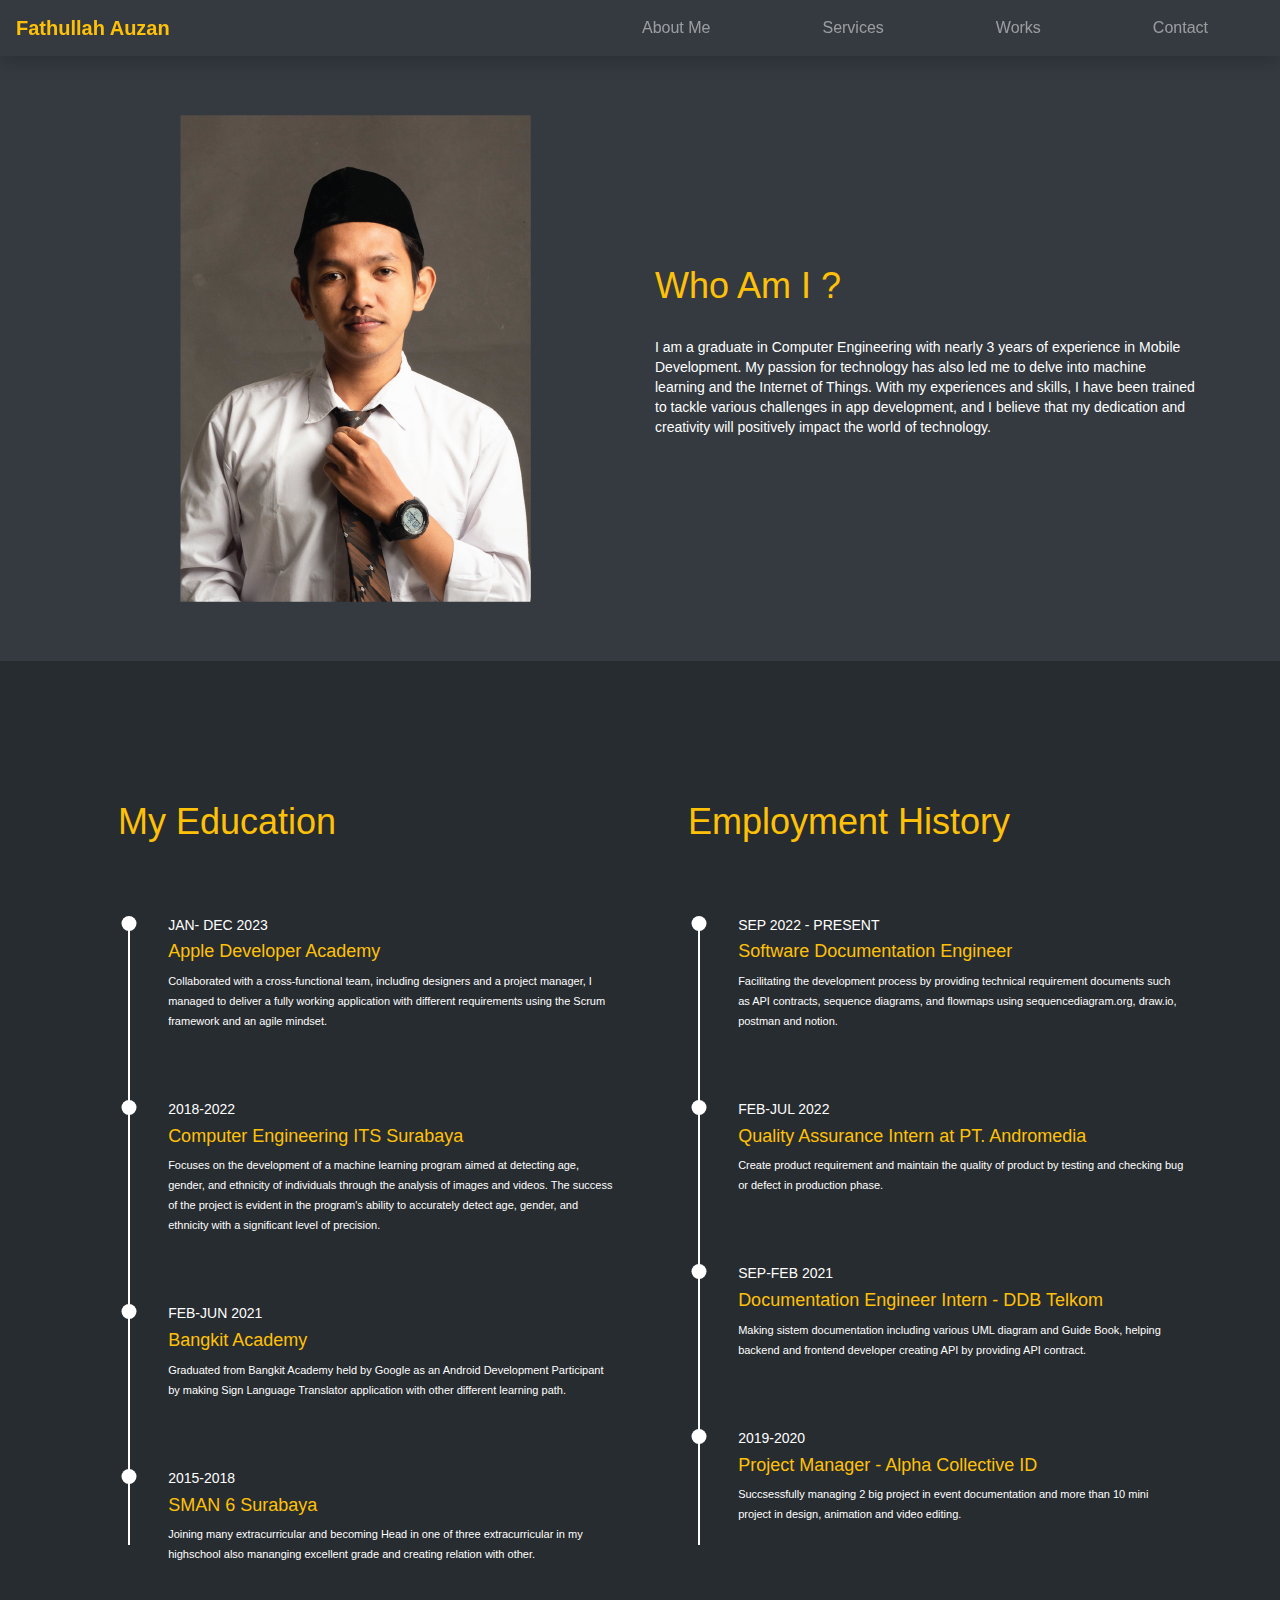
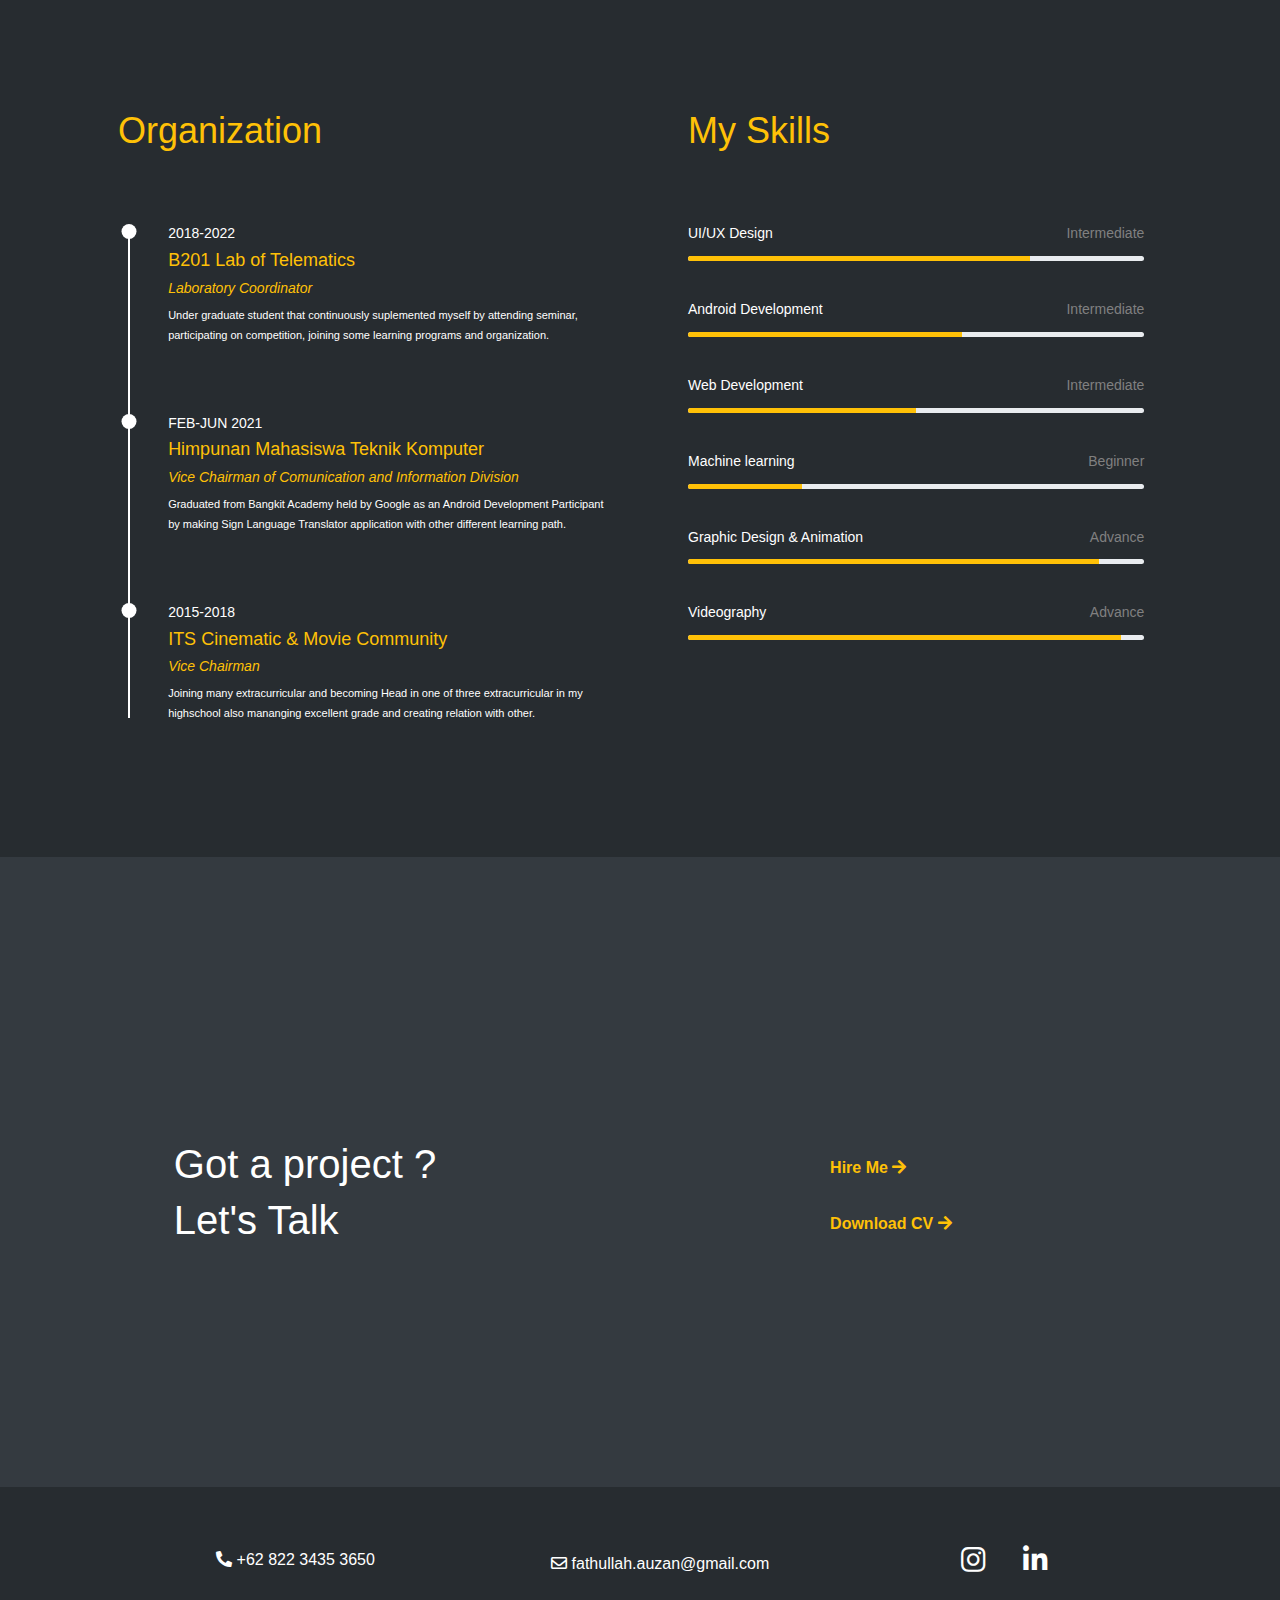
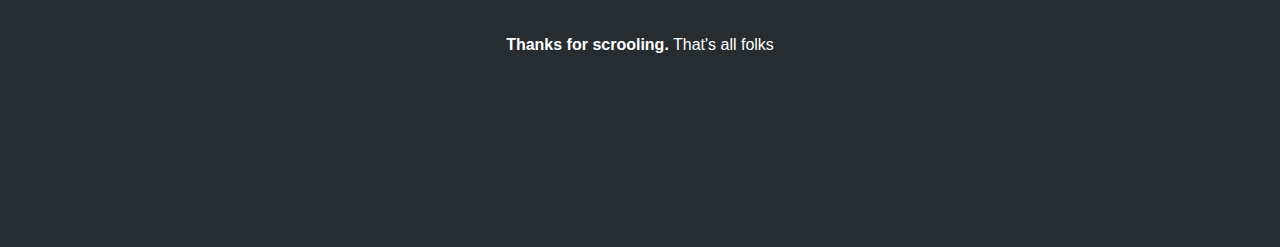
<file: about.html>
<html>
  <head>
    <title>Auzan's Portofolio</title>
    <meta name="viewport" content="width=device-width, initial-scale=1" />
    <link rel="stylesheet" href="assets/css/fontawesome.min.css" />
    <link rel="stylesheet" href="assets/css/bootstrap.css" />
    <link rel="stylesheet" href="assets/css/main.css" />
  </head>
  <body>
    <!-- NavBar -->
    <nav class="navbar shadow sticky-top navbar-expand-lg navbar-dark bg-dark">
      <a class="navbar-brand text-warning font-weight-bold" href="index.html">Fathullah Auzan</a>
      <button
        class="navbar-toggler"
        type="button"
        data-toggle="collapse"
        data-target="#mainNavbar"
      >
        <span class="navbar-toggler-icon"></span>
      </button>

      <div class="collapse navbar-collapse" id="mainNavbar">
        <ul class="navbar-nav ml-auto">
          <li class="nav-item mx-5 align-self-center">
            <a class="nav-link" href="about.html">About Me</a>
          </li>
          <li class="nav-item mx-5 align-self-center">
            <a class="nav-link" href="service.html">Services</a>
          </li>
          <li class="nav-item mx-5 align-self-center">
            <a class="nav-link" href="#">Works</a>
          </li>
          <li class="nav-item mx-5 align-self-center">
            <a class="nav-link" href="#">Contact</a>
          </li>
        </ul>
      </div>
    </nav>
    <!-- end of NavBar -->

    <div class="container-fluid p-0">
      <!-- Header -->
      <section class="site-banner">
        <div class="container">
            <div class="row">
                <div class="col-lg-6 col-md-12 image-banner d-flex justify-content-center">
                    <img class="img-fluid rounded float-end image-banner" src="img/andan.png" alt="Fathullah's Image">
                </div>
                <div class="col-lg-6 col-md-12 d-flex align-items-center">
                    <div>
                        <h1 class="text-warning"> Who Am I ?</h3>
                        <p>I am a graduate in Computer Engineering with nearly 3 years of experience in Mobile Development. 
                          My passion for technology has also led me to delve into machine learning and the Internet of Things. 
                          With my experiences and skills, I have been trained to tackle various challenges in app development, 
                          and I believe that my dedication and creativity will positively impact the world of technology.
                        </p>
                    </div>
                </div>
            </div>
        </div>
      </section>
      <!-- end of Header -->

      <!-- experiences -->
      <section class="site-experience main-background d-flex justify-content-center">
        <div class="container">
          <!--First-->
          <div class="row">
            <div class="col-lg-6 col-md-12 pl-xl-5 mt-4">
              <h1 class="text-warning title mb-5">My Education</h1>
              <div class="timeline">
                <ul>
                  <li>
                    <div>
                      <h2>JAN- DEC 2023</h2>
                      <h1 class="text-warning h5">Apple Developer Academy</h1>
                      <h3 class="small">Collaborated with a cross-functional team, including designers and a project manager, I 
                        managed to deliver a fully working application with different requirements using the Scrum framework and 
                        an agile mindset.
                      </h3>
                    </div>
                  </li>
                  <li>
                    <div>
                      <h2>2018-2022</h2>
                      <h1 class="text-warning h5">Computer Engineering ITS Surabaya</h1>
                      <h3 class="small">Focuses on the development of a machine learning program aimed at detecting age, 
                        gender, and ethnicity of individuals through the analysis of images and videos. The success of the 
                        project is evident in the program's ability to accurately detect age, gender, and ethnicity with a significant level of precision.
                      </h3>
                    </div>
                  </li>
                  <li>
                    <div>
                      <h2>FEB-JUN 2021</h2>
                      <h1 class="text-warning h5">Bangkit Academy</h1>
                      <h3 class="small">Graduated from Bangkit Academy held by Google as an Android Development Participant 
                        by making Sign Language Translator application with other different learning path.
                      </h3>
                    </div>
                  </li>
                  <li>
                    <div>
                      <h2>2015-2018</h2>
                      <h1 class="text-warning h5">SMAN 6 Surabaya</h1>
                      <h3 class="small">Joining many extracurricular and becoming Head in one of three extracurricular in my highschool
                        also mananging excellent grade and creating relation with other.
                      </h3>
                    </div>
                  </li>
                </ul>
              </div>
            </div>

            <div class="col-lg-6 col-md-12 pl-xl-5 mt-4">
              <h1 class="text-warning title mb-5">Employment History</h1>
              <div class="timeline">
                <ul>
                  <li>
                    <div>
                      <h2>SEP 2022 - PRESENT</h2>
                      <h1 class="text-warning h5">Software Documentation Engineer</h1>
                      <h3 class="small">Facilitating the development process by providing technical requirement documents such 
                        as API contracts, sequence diagrams, and flowmaps using sequencediagram.org, draw.io, postman and notion.
                      </h3>
                    </div>
                  </li>
                  <li>
                    <div>
                      <h2>FEB-JUL 2022</h2>
                      <h1 class="text-warning h5">Quality Assurance Intern at PT. Andromedia</h1>
                      <h3 class="small">Create product requirement and maintain the quality of product 
                        by testing and checking bug or defect in production phase.
                      </h3>
                    </div>
                  </li>
                  <li>
                    <div>
                      <h2>SEP-FEB 2021</h2>
                      <h1 class="text-warning h5">Documentation Engineer Intern - DDB Telkom</h1>
                      <h3 class="small">Making sistem documentation including various UML diagram and Guide Book,
                        helping backend and frontend developer creating API by providing API contract.
                      </h3>
                    </div>
                  </li>
                  <li>
                    <div>
                      <h2>2019-2020</h2>
                      <h1 class="text-warning h5">Project Manager - Alpha Collective ID</h1>
                      <h3 class="small">Succsessfully managing 2 big project in event documentation and more than 10 mini project
                        in design, animation and video editing.
                      </h3>
                    </div>
                  </li>
                </ul>
              </div>
            </div>        
          </div>
          <!--End of First-->

          <!--Second-->
          <div class="row">
            <div class="col-lg-6 col-md-12 pl-xl-5 mt-4">
              <h1 class="text-warning title mb-5">Organization</h1>
              <div class="timeline-org">
                <ul>
                  <li>
                    <div>
                      <h2>2018-2022</h2>
                      <h1 class="text-warning h5">B201 Lab of Telematics</h1>
                      <h2 class="text-warning job">Laboratory Coordinator</h2>
                      <h3 class="small">Under graduate student that continuously suplemented myself by attending seminar, 
                        participating on competition, joining some learning programs and organization.
                      </h3>
                    </div>
                  </li>
                  <li>
                    <div>
                      <h2>FEB-JUN 2021</h2>
                      <h1 class="text-warning h5">Himpunan Mahasiswa Teknik Komputer</h1>
                      <h2 class="text-warning job">Vice Chairman of Comunication and Information Division</h2>
                      <h3 class="small">Graduated from Bangkit Academy held by Google as an Android Development Participant 
                        by making Sign Language Translator application with other different learning path.
                      </h3>
                    </div>
                  </li>
                  <li>
                    <div>
                      <h2>2015-2018</h2>
                      <h1 class="text-warning h5">ITS Cinematic & Movie Community</h1>
                      <h2 class="text-warning job">Vice Chairman</h2>
                      <h3 class="small">Joining many extracurricular and becoming Head in one of three extracurricular in my highschool
                        also mananging excellent grade and creating relation with other.
                      </h3>
                    </div>
                  </li>
                </ul>
              </div>
            </div>

            <div class="col-lg-6 col-md-12 pl-xl-5 mt-4">
              <h1 class="text-warning title mb-5">My Skills</h1>
              <div class="skills">
                <div class="d-flex flex-row justify-content-between">
                  <h2>UI/UX Design</h2>
                  <h2 style="color: gray;">Intermediate</h2>
                </div>
                <div class="progress" style="height: 5px;">
                  <div class="progress-bar bg-warning" style="width: 75%"></div>
                </div>
                <div class="d-flex flex-row justify-content-between">
                  <h2>Android Development</h2>
                  <h2 style="color: gray;">Intermediate</h2>
                </div>
                <div class="progress" style="height: 5px;">
                  <div class="progress-bar bg-warning" style="width: 60%"></div>
                </div>
                <div class="d-flex flex-row justify-content-between">
                  <h2>Web Development</h2>
                  <h2 style="color: gray;">Intermediate</h2>
                </div>
                <div class="progress" style="height: 5px;">
                  <div class="progress-bar bg-warning" style="width: 50%"></div>
                </div>
                <div class="d-flex flex-row justify-content-between">
                  <h2>Machine learning</h2>
                  <h2 style="color: gray;">Beginner</h2>
                </div>
                <div class="progress" style="height: 5px;">
                  <div class="progress-bar bg-warning" style="width: 25%"></div>
                </div>
                <div class="d-flex flex-row justify-content-between">
                  <h2>Graphic Design & Animation</h2>
                  <h2 style="color: gray;">Advance</h2>
                </div>
                <div class="progress" style="height: 5px;">
                  <div class="progress-bar bg-warning" style="width: 90%"></div>
                </div>
                <div class="d-flex flex-row justify-content-between">
                  <h2>Videography</h2>
                  <h2 style="color: gray;">Advance</h2>
                </div>
                <div class="progress" style="height: 5px;">
                  <div class="progress-bar bg-warning" style="width: 95%"></div>
                </div>
              </div>
            </div>        
          </div>
          <!--End of Second-->
        </div>
      </section>
      <!-- end of experiences -->

      <!-- CV -->
      <section class="d-flex main-section">
        <div class="row my-auto w-100">
          <div class="col-lg-6 col-md-12 d-flex justify-content-center">
            <div class="px-3 mt-5">
              <div class="h1">Got a project ?</div>
              <div class="h1">Let's Talk</div>
            </div>
          </div>
          <div class="col-lg-6 col-md-12 mt-3 d-flex justify-content-center">
            <div class="row">
              <a href="#" class="px-3 mt-5 col-lg-12 font-weight-bold text-warning">
                Hire Me
                <span><i class="fas fa-arrow-right"></i></span>
              </a>
              <a href="assets/cv.pdf" download="Fathullah CV" class="px-3 mt-3 col-lg-12 font-weight-bold text-warning">
                Download CV
                <span><i class="fas fa-arrow-right"></i></span>
              </a>
            </div>
          </div>
        </div>
      </section>
      <!-- end of CV -->

      <!-- footer -->
      <footer class="main-background footer px-3 pt-5">
        <div class="content-fills w-100 mx-auto">
          <div
            class="d-flex flex-column flex-md-row align-items-center justify-content-md-around"
          >
            <div>
              <span><i class="fas fa-phone-alt"></i></span>
              +62 822 3435 3650
            </div>

            <div class="mt-2">
              <span><i class="far fa-envelope"></i></span>
              fathullah.auzan@gmail.com
            </div>

            <div class="mt-2">
              <span><i>
                <a href="https://www.instagram.com/andanfathullah/" target="_blank" class="fab fa-instagram h3 mx-3 text-white">
                </a>
              </i></span>
              <span><i>
                <a href="https://www.linkedin.com/in/fathullah-auzan-639b84147/" target="_blank" class="fab fa-linkedin-in h3 mx-3 text-white">
                </a>
              </i></span>
            </div>
          </div>

          <div class="mt-5 text-center">
            <b>Thanks for scrooling.</b> That's all folks
          </div>
        </div>
      </footer>
      <!-- end of footer -->
    </div>

    <script src="assets/js/jquery-3.5.1.slim.min.js"></script>
    <script src="assets/js/bootstrap.bundle.min.js"></script>
  </body>
</html>
</file>
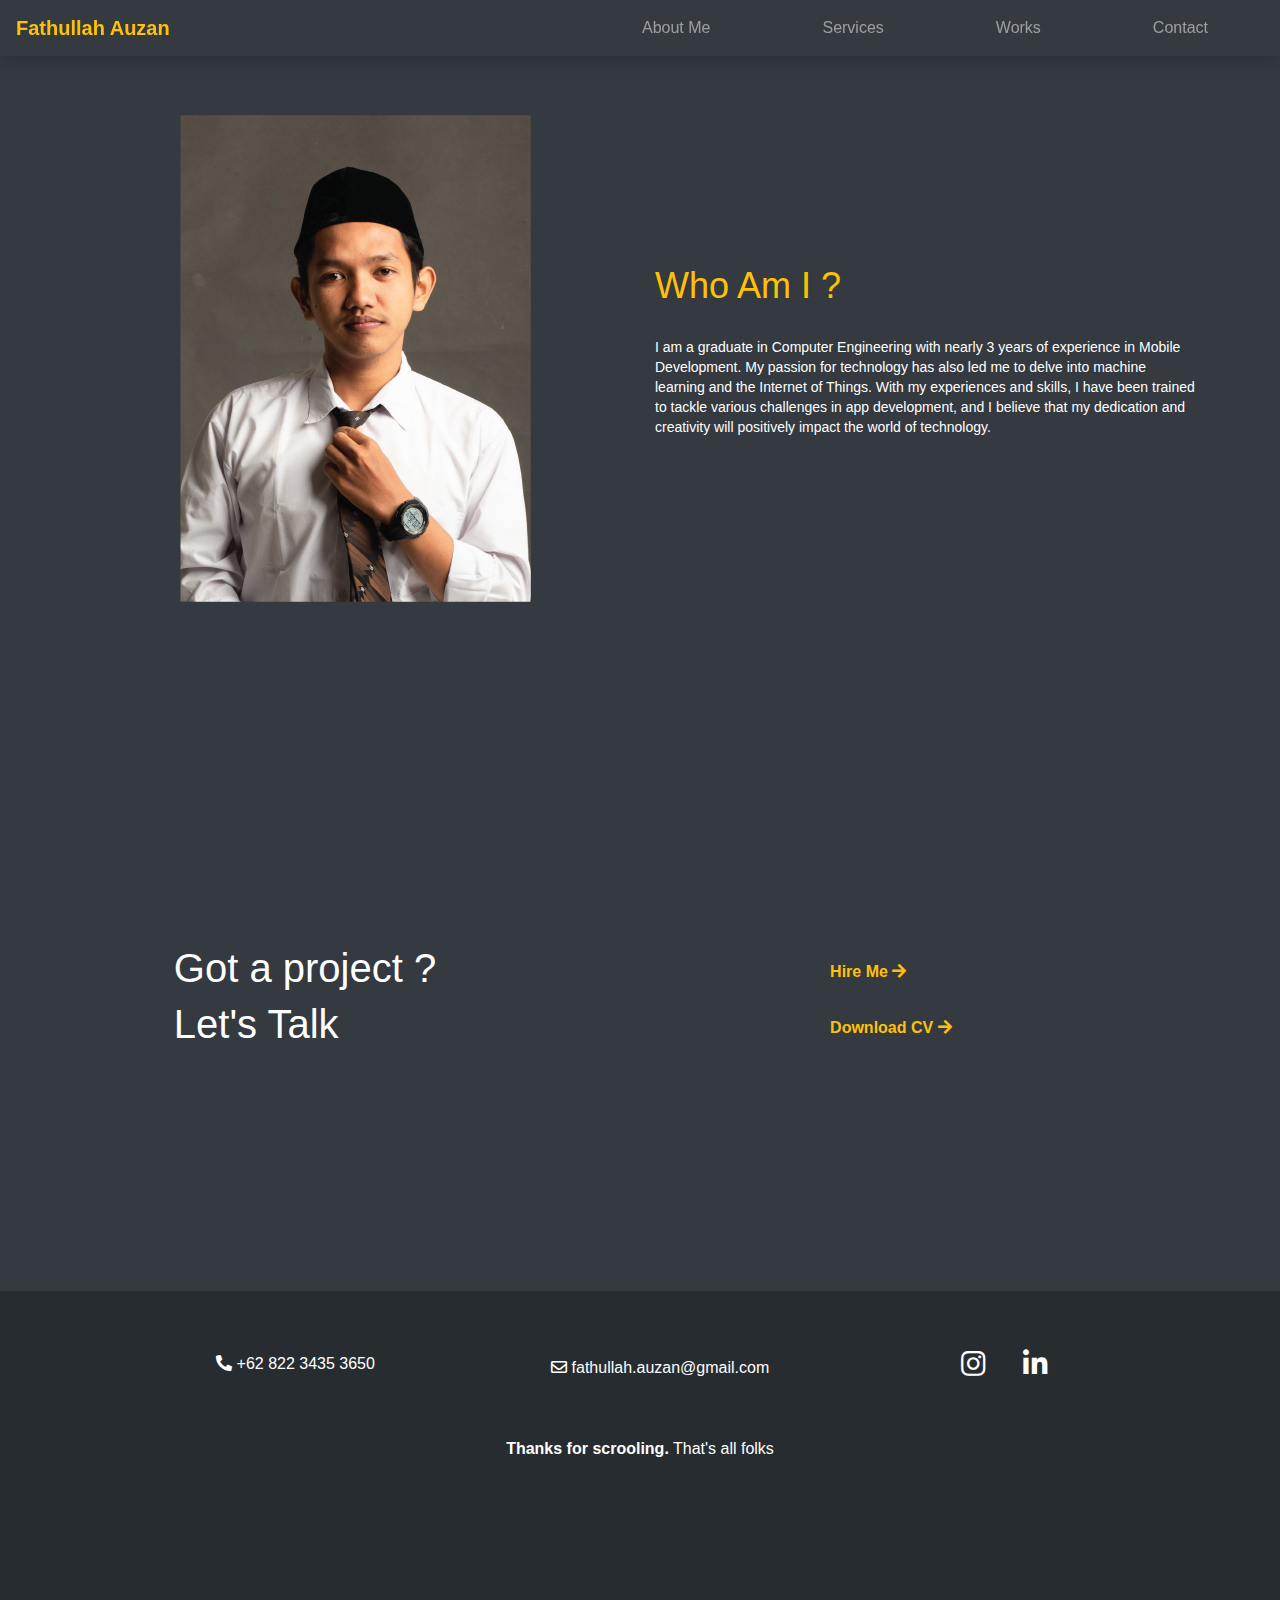
<file: ProjectDetail.html>
<html>
  <head>
    <title>Auzan's Portofolio</title>
    <meta name="viewport" content="width=device-width, initial-scale=1" />
    <link rel="stylesheet" href="assets/css/fontawesome.min.css" />
    <link rel="stylesheet" href="assets/css/bootstrap.css" />
    <link rel="stylesheet" href="assets/css/main.css" />
  </head>
  <body>
    <!-- NavBar -->
    <nav class="navbar shadow sticky-top navbar-expand-lg navbar-dark bg-dark">
      <a class="navbar-brand text-warning font-weight-bold" href="index.html">Fathullah Auzan</a>
      <button
        class="navbar-toggler"
        type="button"
        data-toggle="collapse"
        data-target="#mainNavbar"
      >
        <span class="navbar-toggler-icon"></span>
      </button>

      <div class="collapse navbar-collapse" id="mainNavbar">
        <ul class="navbar-nav ml-auto">
          <li class="nav-item mx-5 align-self-center">
            <a class="nav-link" href="about.html">About Me</a>
          </li>
          <li class="nav-item mx-5 align-self-center">
            <a class="nav-link" href="service.html">Services</a>
          </li>
          <li class="nav-item mx-5 align-self-center">
            <a class="nav-link" href="#">Works</a>
          </li>
          <li class="nav-item mx-5 align-self-center">
            <a class="nav-link" href="#">Contact</a>
          </li>
        </ul>
      </div>
    </nav>
    <!-- end of NavBar -->

    <div class="container-fluid p-0">
      <!-- Header -->
      <section class="site-banner">
        <div class="container">
            <div class="row">
                <div class="col-lg-6 col-md-12 image-banner d-flex justify-content-center">
                    <img class="img-fluid rounded float-end image-banner" src="img/andan.png" alt="Fathullah's Image">
                </div>
                <div class="col-lg-6 col-md-12 d-flex align-items-center">
                    <div>
                        <h1 class="text-warning"> Who Am I ?</h3>
                        <p>I am a graduate in Computer Engineering with nearly 3 years of experience in Mobile Development. 
                          My passion for technology has also led me to delve into machine learning and the Internet of Things. 
                          With my experiences and skills, I have been trained to tackle various challenges in app development, 
                          and I believe that my dedication and creativity will positively impact the world of technology.
                        </p>
                    </div>
                </div>
            </div>
        </div>
      </section>
      <!-- end of Header -->

      <!-- CV -->
      <section class="d-flex main-section">
        <div class="row my-auto w-100">
          <div class="col-lg-6 col-md-12 d-flex justify-content-center">
            <div class="px-3 mt-5">
              <div class="h1">Got a project ?</div>
              <div class="h1">Let's Talk</div>
            </div>
          </div>
          <div class="col-lg-6 col-md-12 mt-3 d-flex justify-content-center">
            <div class="row">
              <a href="#" class="px-3 mt-5 col-lg-12 font-weight-bold text-warning">
                Hire Me
                <span><i class="fas fa-arrow-right"></i></span>
              </a>
              <a href="assets/cv.pdf" download="Fathullah CV" class="px-3 mt-3 col-lg-12 font-weight-bold text-warning">
                Download CV
                <span><i class="fas fa-arrow-right"></i></span>
              </a>
            </div>
          </div>
        </div>
      </section>
      <!-- end of CV -->

      <!-- footer -->
      <footer class="main-background footer px-3 pt-5">
        <div class="content-fills w-100 mx-auto">
          <div
            class="d-flex flex-column flex-md-row align-items-center justify-content-md-around"
          >
            <div>
              <span><i class="fas fa-phone-alt"></i></span>
              +62 822 3435 3650
            </div>

            <div class="mt-2">
              <span><i class="far fa-envelope"></i></span>
              fathullah.auzan@gmail.com
            </div>

            <div class="mt-2">
              <span><i>
                <a href="https://www.instagram.com/andanfathullah/" target="_blank" class="fab fa-instagram h3 mx-3 text-white">
                </a>
              </i></span>
              <span><i>
                <a href="https://www.linkedin.com/in/fathullah-auzan-639b84147/" target="_blank" class="fab fa-linkedin-in h3 mx-3 text-white">
                </a>
              </i></span>
            </div>
          </div>

          <div class="mt-5 text-center">
            <b>Thanks for scrooling.</b> That's all folks
          </div>
        </div>
      </footer>
      <!-- end of footer -->
    </div>

    <script src="assets/js/jquery-3.5.1.slim.min.js"></script>
    <script src="assets/js/bootstrap.bundle.min.js"></script>
  </body>
</html>
</file>
<file: assets/css/main.css>
.site-experience{
  padding-top: 5%;
  padding-bottom: 5%;
}

.site-banner{
  padding-top: 2%;
  padding-bottom: 2%;
}

.image-banner{
  padding-top: 2%;
  padding-bottom: 2%;
}

.main-section {
  min-height: 100vh;
}

.main-background {
  background-color: #272c30;
}

.footer {
  min-height: 40vh;
}

.content-fills {
  max-width: 1024px;
}

.big-font {
  font-size: larger;
}

.before-line::before {
  content: "";
  display: inline-block;
  width: 60px;
  height: 1px;
  background-color: white;
  vertical-align: middle;
}

.before-line span {
  padding-left: 10px;
  position: relative;
}

.after-line::after,
.talk-line::after {
  content: "";
  display: inline-block;
  width: 50px;
  height: 2px;
  background-color: #ffc107;
  vertical-align: middle;
}

.talk-line::after {
  background-color: white;
  vertical-align: bottom;
  width: 100px;
}

.after-line span,
.talk-line span {
  padding-right: 5px;
}

.vertical-separator {
  display: inline-block;
  margin-left: auto;
  margin-right: auto;
  height: 60px;
  width: 2px;
  background-color: #ffc107;
  vertical-align: middle;
}

.horizontal-separator {
  margin-left: auto;
  margin-right: auto;
  width: 60px;
  height: 2px;
  background-color: #ffc107;
}

.stats-box {
  width: 200px;
  height: 200px;
  margin: 20px;
  background-color: #272c30;
  border: 1px solid #272c30;
  border-radius: 25px;
}

.carousel-box {
  height: 450px;
}

.carousel-img {
  width: 50%;
}

@media (min-width: 760px) {
  .main-section {
    min-height: 60vh;
  }
  .carousel-box {
    height: 500px;
  }
  .carousel-img {
    width: 25%;
  }

  .talk-line::after {
    width: 400px;
  }
}

@media (min-width: 1024px) {
  .main-section {
    min-height: 70vh;
  }
}

*{
  margin: 0;
  padding: 0;
  box-sizing: border-box;
}

.site-banner h1{
  font-size: 36px;
  margin-bottom: 30px;
}

.site-banner p{
  font-size: 14px;
  line-height: 20px;
}

.timeline{
  padding-top: 5%;
  padding-left: 2%;
  margin-right: 10%;
}

.timeline ul{
  list-style: none;
}

.timeline h1{
  font-size: 18px;
} 

.timeline h2{
  font-size: 14px;
}

.timeline h3{
  font-size: 11px;
  line-height: 20px;
}

.title{
  font-size: 36px;
  padding-top: 10%;
}

.timeline::before{
  content: '';
  position: absolute;
  height: 71%;
  width: 2px;
  background-color: white;
}

.timeline ul li{
  transform: translateX(40px);
  margin-bottom: 70px;
}

.timeline ul li::after{
  content: '';
  position: absolute;
  height: 15px;
  width: 15px;
  background-color: white;
  border-radius: 50%;
  top: 2;
}

.timeline ul li:nth-child(even)::after{
  transform: translate(-50%, -20%);
  left: -39px;
}
.timeline ul li:nth-child(odd)::after{
  transform: translate(-50%, -20%);
  left: -39px;
}

.timeline ul li:hover::after{
  background-color: #ffc107;
}

.timeline ul li:hover{
  background-color: #1e1f22;
  padding: 2%;
  border-radius: 10px;
}

.job{
  font-style: italic;
}

.timeline-org{
  padding-top: 5%;
  padding-left: 2%;
  margin-right: 10%;
}

.timeline-org ul{
  list-style: none;
}

.timeline-org h1{
  font-size: 18px;
} 

.timeline-org h2{
  font-size: 14px;
}

.timeline-org h3{
  font-size: 11px;
  line-height: 20px;
}

.timeline-org::before{
  content: '';
  position: absolute;
  height: 67%;
  width: 2px;
  background-color: white;
}

.timeline-org ul li{
  transform: translateX(40px);
  margin-bottom: 70px;
}

.timeline-org ul li::after{
  content: '';
  position: absolute;
  height: 15px;
  width: 15px;
  background-color: white;
  border-radius: 50%;
  top: 2;
}

.timeline-org ul li:nth-child(even)::after{
  transform: translate(-50%, -20%);
  left: -39px;
}
.timeline-org ul li:nth-child(odd)::after{
  transform: translate(-50%, -20%);
  left: -39px;
}

.timeline-org ul li:hover::after{
  background-color: #ffc107;
}

.timeline-org ul li:hover{
  background-color: #1e1f22;
  padding: 2%;
  border-radius: 10px;
}

.skills{
  padding-top: 5%;
  margin-right: 10%;
}

.skills H2{
  font-size: 14px;
  margin-bottom: 14px;
}

.progress{
  margin-bottom: 40px;
}

.service{
  margin-top: 20%;
  margin-left: 15%;
  margin-right: 15%;
}
</file>
